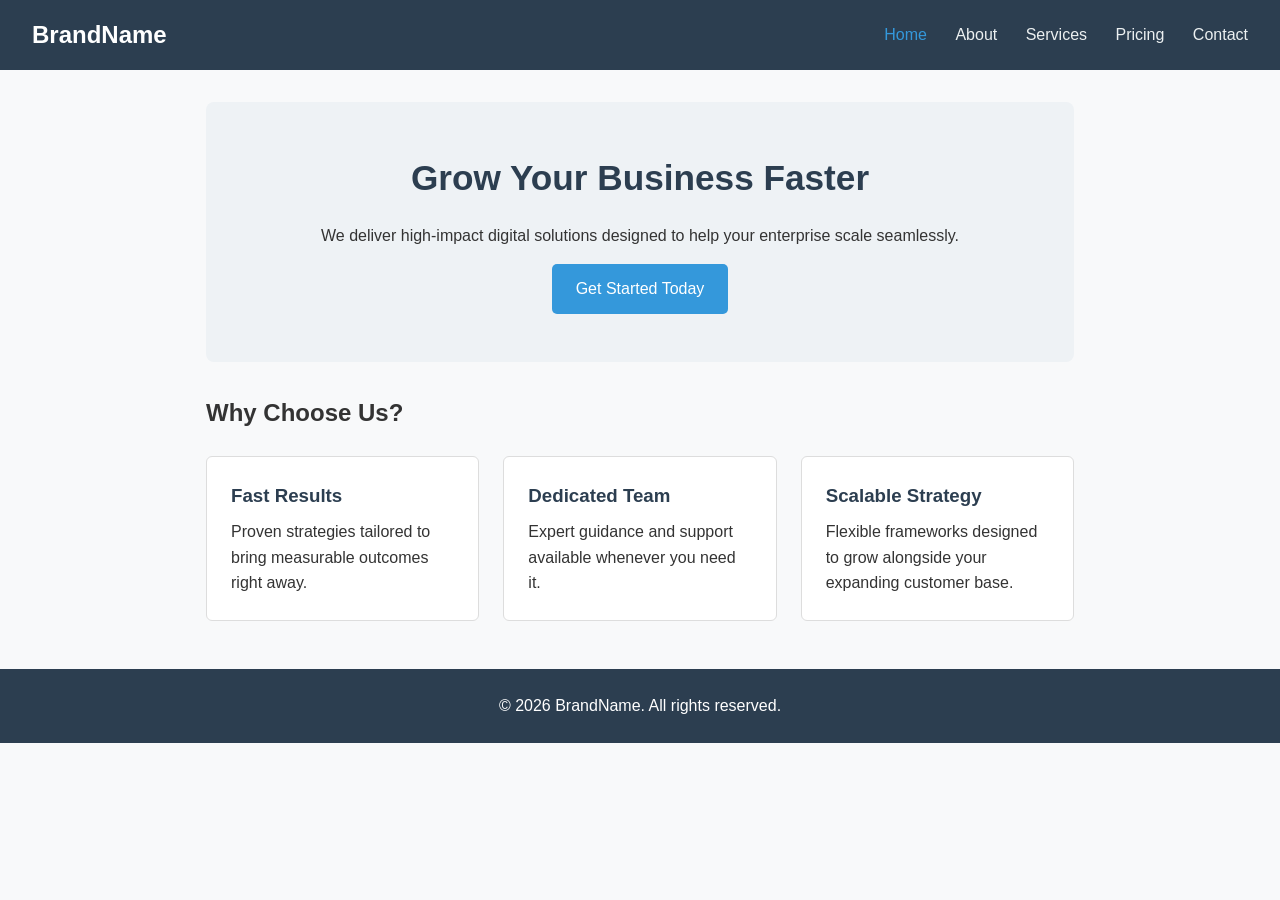
<file: index.html>
<!DOCTYPE html>
<html lang="en">

<head>
    <meta charset="UTF-8">
    <meta name="viewport" content="width=device-width, initial-scale=1.0">
    <title>Home - Modern Marketing</title>
    <link rel="stylesheet" href="style.css">
</head>

<body>
    <header>
        <div class="logo">BrandName</div>
        <nav>
            <a href="index.html" class="active">Home</a>
            <a href="about.html">About</a>
            <a href="services.html">Services</a>
            <a href="pricing.html">Pricing</a>
            <a href="contact.html">Contact</a>
        </nav>
    </header>

    <div class="container">
        <section class="hero">
            <h1>Grow Your Business Faster</h1>
            <p>We deliver high-impact digital solutions designed to help your enterprise scale seamlessly.</p>
            <a href="contact.html" class="btn">Get Started Today</a>
        </section>

        <h2>Why Choose Us?</h2>
        <div class="grid">
            <div class="card">
                <h3>Fast Results</h3>
                <p>Proven strategies tailored to bring measurable outcomes right away.</p>
            </div>
            <div class="card">
                <h3>Dedicated Team</h3>
                <p>Expert guidance and support available whenever you need it.</p>
            </div>
            <div class="card">
                <h3>Scalable Strategy</h3>
                <p>Flexible frameworks designed to grow alongside your expanding customer base.</p>
            </div>
        </div>
    </div>

    <footer>
        <p>&copy; 2026 BrandName. All rights reserved.</p>
    </footer>
</body>

</html>
</file>
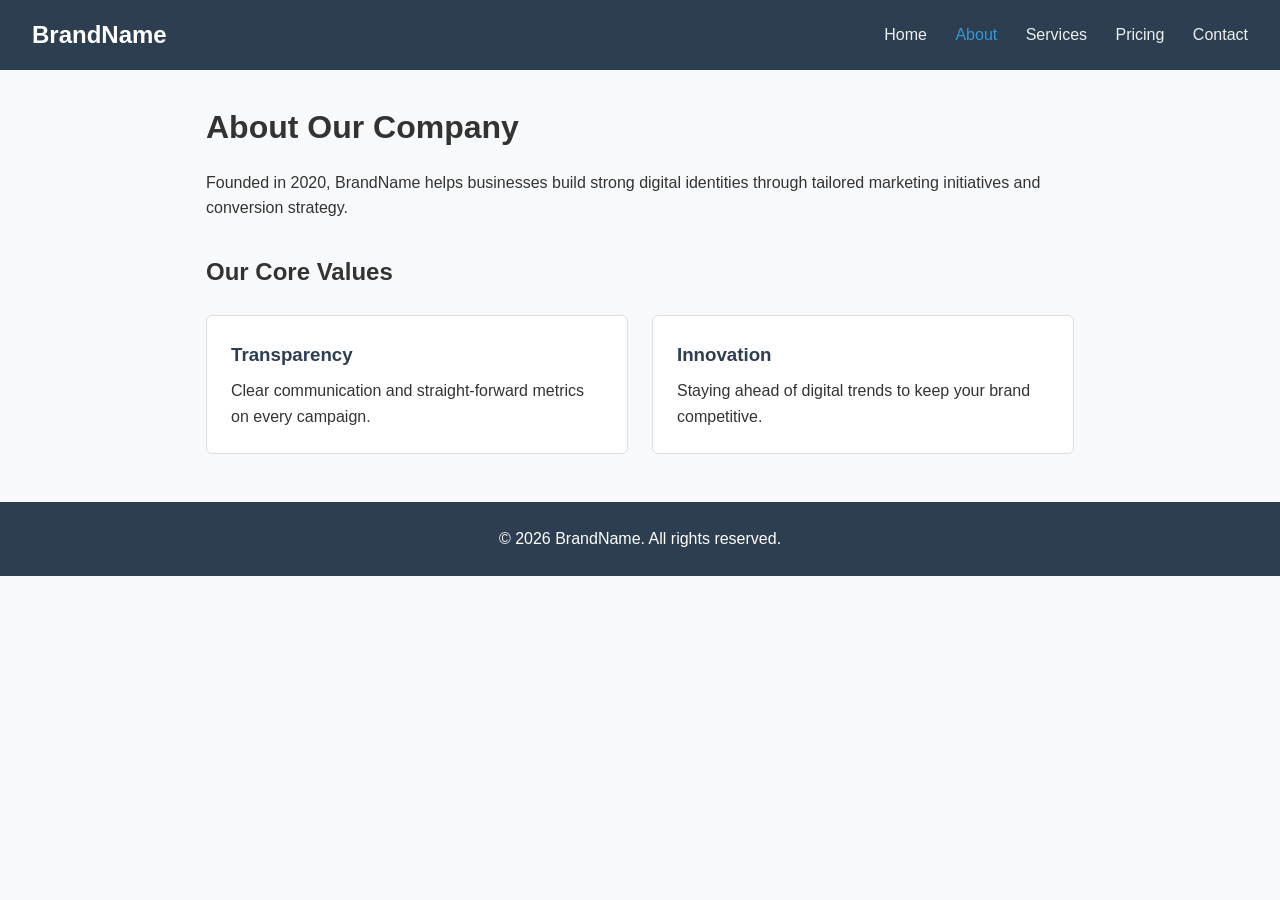
<file: about.html>
<!DOCTYPE html>
<html lang="en">

<head>
    <meta charset="UTF-8">
    <meta name="viewport" content="width=device-width, initial-scale=1.0">
    <title>About Us - Modern Marketing</title>
    <link rel="stylesheet" href="style.css">
</head>

<body>
    <header>
        <div class="logo">BrandName</div>
        <nav>
            <a href="index.html">Home</a>
            <a href="about.html" class="active">About</a>
            <a href="services.html">Services</a>
            <a href="pricing.html">Pricing</a>
            <a href="contact.html">Contact</a>
        </nav>
    </header>

    <div class="container">
        <h1>About Our Company</h1>
        <p style="margin-top: 1rem;">Founded in 2020, BrandName helps businesses build strong digital identities through tailored marketing initiatives and conversion strategy.</p>

        <h2 style="margin-top: 2rem;">Our Core Values</h2>
        <div class="grid">
            <div class="card">
                <h3>Transparency</h3>
                <p>Clear communication and straight-forward metrics on every campaign.</p>
            </div>
            <div class="card">
                <h3>Innovation</h3>
                <p>Staying ahead of digital trends to keep your brand competitive.</p>
            </div>
        </div>
    </div>

    <footer>
        <p>&copy; 2026 BrandName. All rights reserved.</p>
    </footer>
</body>

</html>
</file>
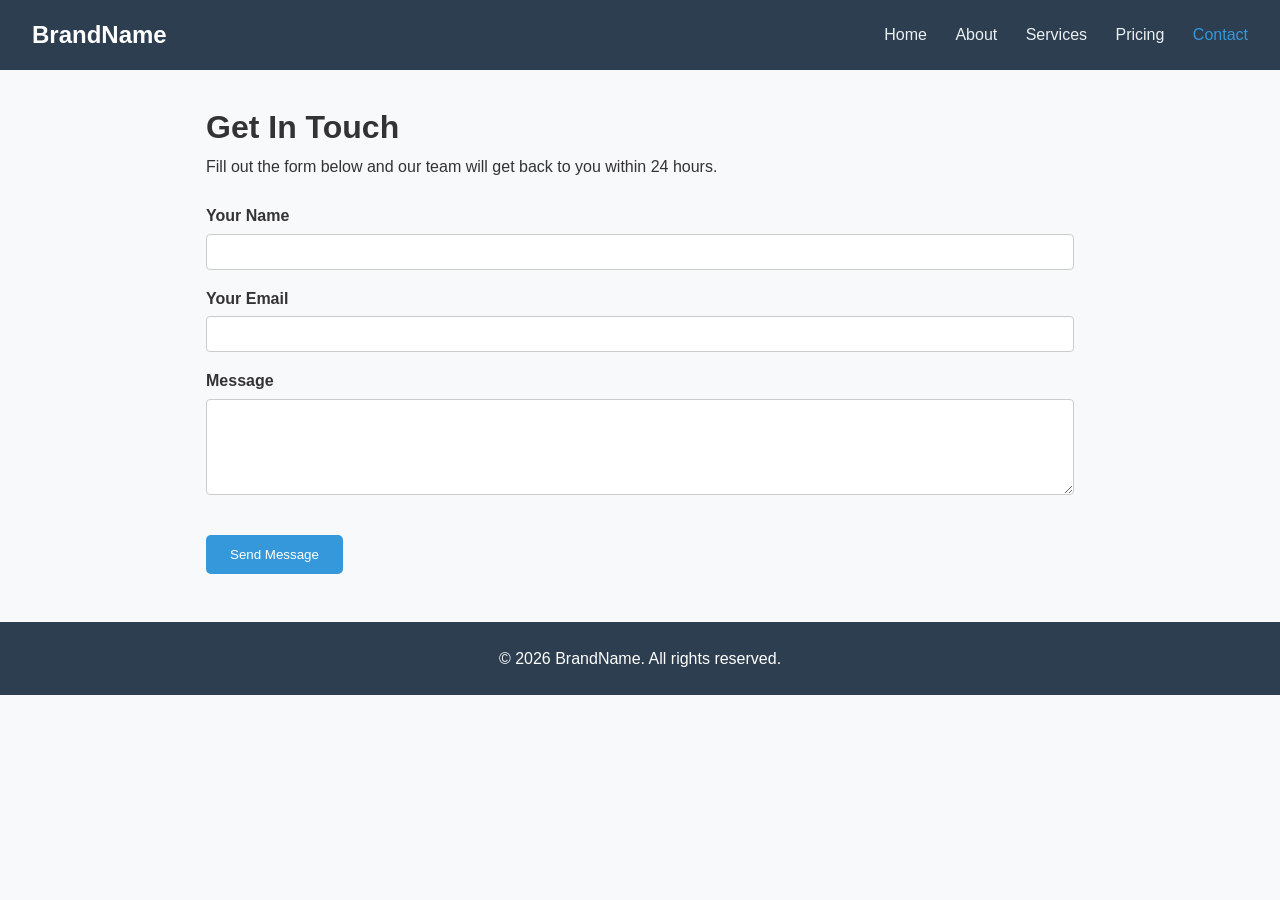
<file: contact.html>
<!DOCTYPE html>
<html lang="en">

<head>
    <meta charset="UTF-8">
    <meta name="viewport" content="width=device-width, initial-scale=1.0">
    <title>Contact Us - Modern Marketing</title>
    <link rel="stylesheet" href="style.css">
</head>

<body>
    <header>
        <div class="logo">BrandName</div>
        <nav>
            <a href="index.html">Home</a>
            <a href="about.html">About</a>
            <a href="services.html">Services</a>
            <a href="pricing.html">Pricing</a>
            <a href="contact.html" class="active">Contact</a>
        </nav>
    </header>

    <div class="container">
        <h1>Get In Touch</h1>
        <p style="margin-bottom: 1.5rem;">Fill out the form below and our team will get back to you within 24 hours.</p>

        <form action="#" method="post">
            <div class="form-group">
                <label for="name">Your Name</label>
                <input type="text" id="name" name="name" required>
            </div>
            <div class="form-group">
                <label for="email">Your Email</label>
                <input type="email" id="email" name="email" required>
            </div>
            <div class="form-group">
                <label for="message">Message</label>
                <textarea id="message" name="message" rows="5" required></textarea>
            </div>
            <button type="submit" class="btn" style="border: none; cursor: pointer;">Send Message</button>
        </form>
    </div>

    <footer>
        <p>&copy; 2026 BrandName. All rights reserved.</p>
    </footer>
</body>

</html>
</file>
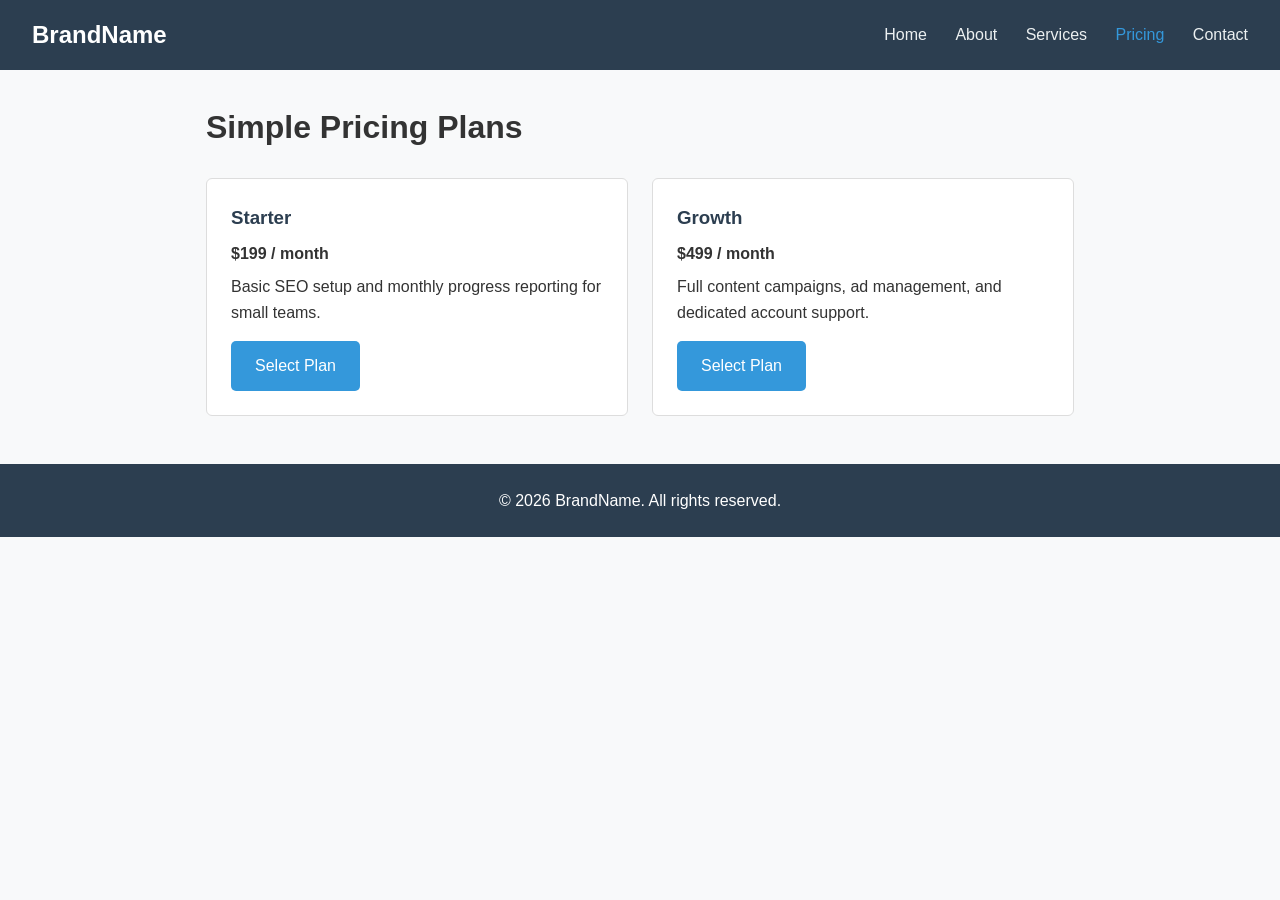
<file: pricing.html>
<!DOCTYPE html>
<html lang="en">

<head>
    <meta charset="UTF-8">
    <meta name="viewport" content="width=device-width, initial-scale=1.0">
    <title>Pricing - Modern Marketing</title>
    <link rel="stylesheet" href="style.css">
</head>

<body>
    <header>
        <div class="logo">BrandName</div>
        <nav>
            <a href="index.html">Home</a>
            <a href="about.html">About</a>
            <a href="services.html">Services</a>
            <a href="pricing.html" class="active">Pricing</a>
            <a href="contact.html">Contact</a>
        </nav>
    </header>

    <div class="container">
        <h1>Simple Pricing Plans</h1>
        <div class="grid">
            <div class="card">
                <h3>Starter</h3>
                <p><strong>$199 / month</strong></p>
                <p style="margin-top: 0.5rem;">Basic SEO setup and monthly progress reporting for small teams.</p>
                <a href="contact.html" class="btn">Select Plan</a>
            </div>
            <div class="card">
                <h3>Growth</h3>
                <p><strong>$499 / month</strong></p>
                <p style="margin-top: 0.5rem;">Full content campaigns, ad management, and dedicated account support.</p>
                <a href="contact.html" class="btn">Select Plan</a>
            </div>
        </div>
    </div>

    <footer>
        <p>&copy; 2026 BrandName. All rights reserved.</p>
    </footer>
</body>

</html>
</file>
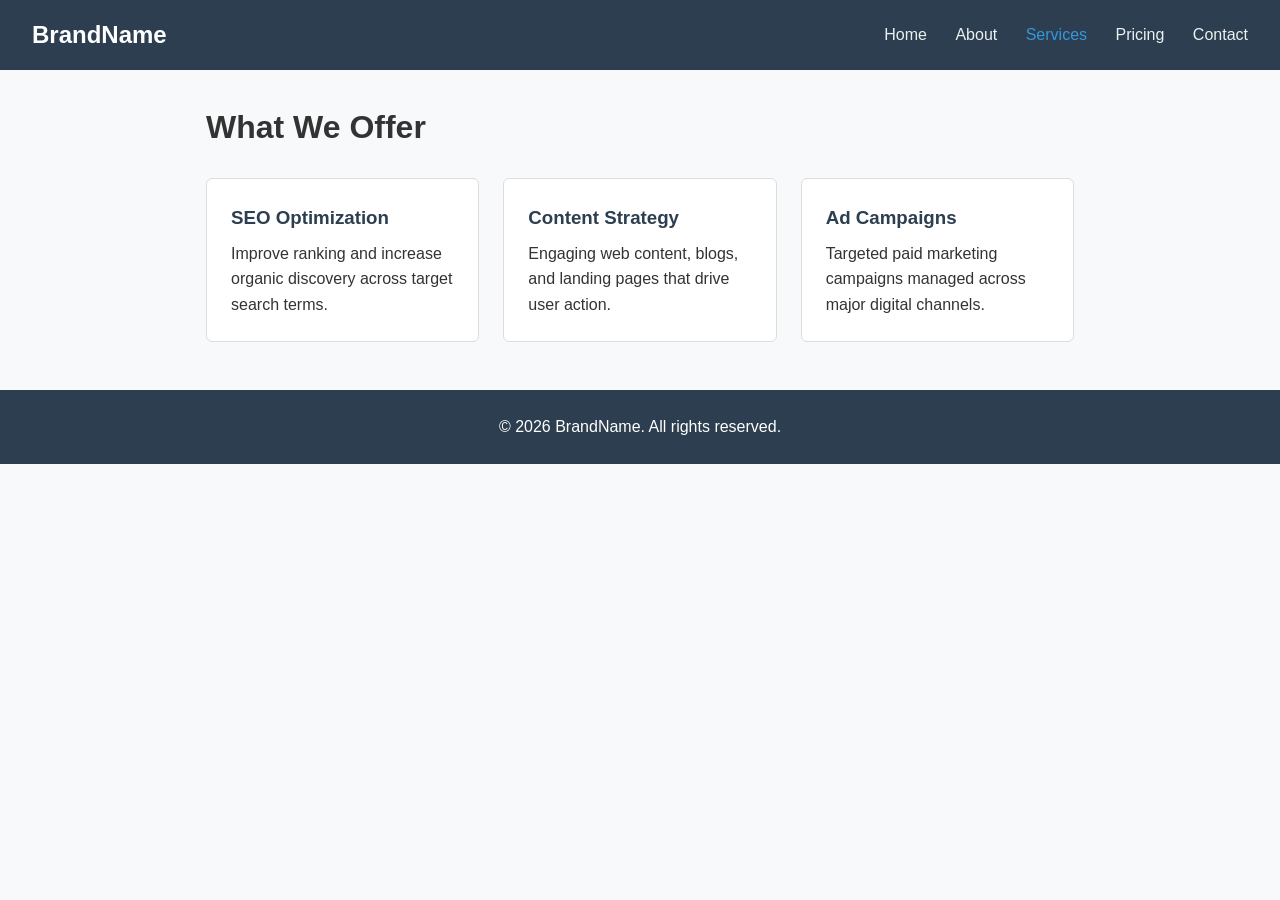
<file: services.html>
<!DOCTYPE html>
<html lang="en">

<head>
    <meta charset="UTF-8">
    <meta name="viewport" content="width=device-width, initial-scale=1.0">
    <title>Services - Modern Marketing</title>
    <link rel="stylesheet" href="style.css">
</head>

<body>
    <header>
        <div class="logo">BrandName</div>
        <nav>
            <a href="index.html">Home</a>
            <a href="about.html">About</a>
            <a href="services.html" class="active">Services</a>
            <a href="pricing.html">Pricing</a>
            <a href="contact.html">Contact</a>
        </nav>
    </header>

    <div class="container">
        <h1>What We Offer</h1>
        <div class="grid">
            <div class="card">
                <h3>SEO Optimization</h3>
                <p>Improve ranking and increase organic discovery across target search terms.</p>
            </div>
            <div class="card">
                <h3>Content Strategy</h3>
                <p>Engaging web content, blogs, and landing pages that drive user action.</p>
            </div>
            <div class="card">
                <h3>Ad Campaigns</h3>
                <p>Targeted paid marketing campaigns managed across major digital channels.</p>
            </div>
        </div>
    </div>

    <footer>
        <p>&copy; 2026 BrandName. All rights reserved.</p>
    </footer>
</body>

</html>
</file>
<file: style.css>
/* General reset & standard font */

* {
    box-sizing: border-box;
    margin: 0;
    padding: 0;
}

body {
    font-family: Arial, sans-serif;
    line-height: 1.6;
    color: #333;
    background-color: #f8f9fa;
}


/* Header & Navigation */

header {
    background-color: #2c3e50;
    padding: 1rem 2rem;
    display: flex;
    justify-content: space-between;
    align-items: center;
}

.logo {
    color: #fff;
    font-size: 1.5rem;
    font-weight: bold;
}

nav a {
    color: #ecf0f1;
    text-decoration: none;
    margin-left: 1.5rem;
    font-weight: 500;
}

nav a:hover,
nav a.active {
    color: #3498db;
}


/* Page Container */

.container {
    max-width: 900px;
    margin: 2rem auto;
    padding: 0 1rem;
}


/* Hero Banner (Home Page) */

.hero {
    background-color: #eef2f5;
    padding: 3rem 1.5rem;
    text-align: center;
    border-radius: 8px;
    margin-bottom: 2rem;
}

.hero h1 {
    font-size: 2.2rem;
    margin-bottom: 1rem;
    color: #2c3e50;
}


/* Reusable Button */

.btn {
    display: inline-block;
    background-color: #3498db;
    color: #fff;
    padding: 0.75rem 1.5rem;
    text-decoration: none;
    border-radius: 5px;
    margin-top: 1rem;
}

.btn:hover {
    background-color: #2980b9;
}


/* Cards Grid (Services & Pricing) */

.grid {
    display: flex;
    gap: 1.5rem;
    flex-wrap: wrap;
    margin-top: 1.5rem;
}

.card {
    background: #fff;
    border: 1px solid #ddd;
    border-radius: 6px;
    padding: 1.5rem;
    flex: 1 1 calc(33.333% - 1.5rem);
    min-width: 250px;
}

.card h3 {
    margin-bottom: 0.5rem;
    color: #2c3e50;
}


/* Simple Form (Contact Page) */

.form-group {
    margin-bottom: 1rem;
}

.form-group label {
    display: block;
    margin-bottom: 0.3rem;
    font-weight: bold;
}

.form-group input,
.form-group textarea {
    width: 100%;
    padding: 0.6rem;
    border: 1px solid #ccc;
    border-radius: 4px;
}


/* Footer */

footer {
    text-align: center;
    padding: 1.5rem;
    background-color: #2c3e50;
    color: #fff;
    margin-top: 3rem;
}
</file>
